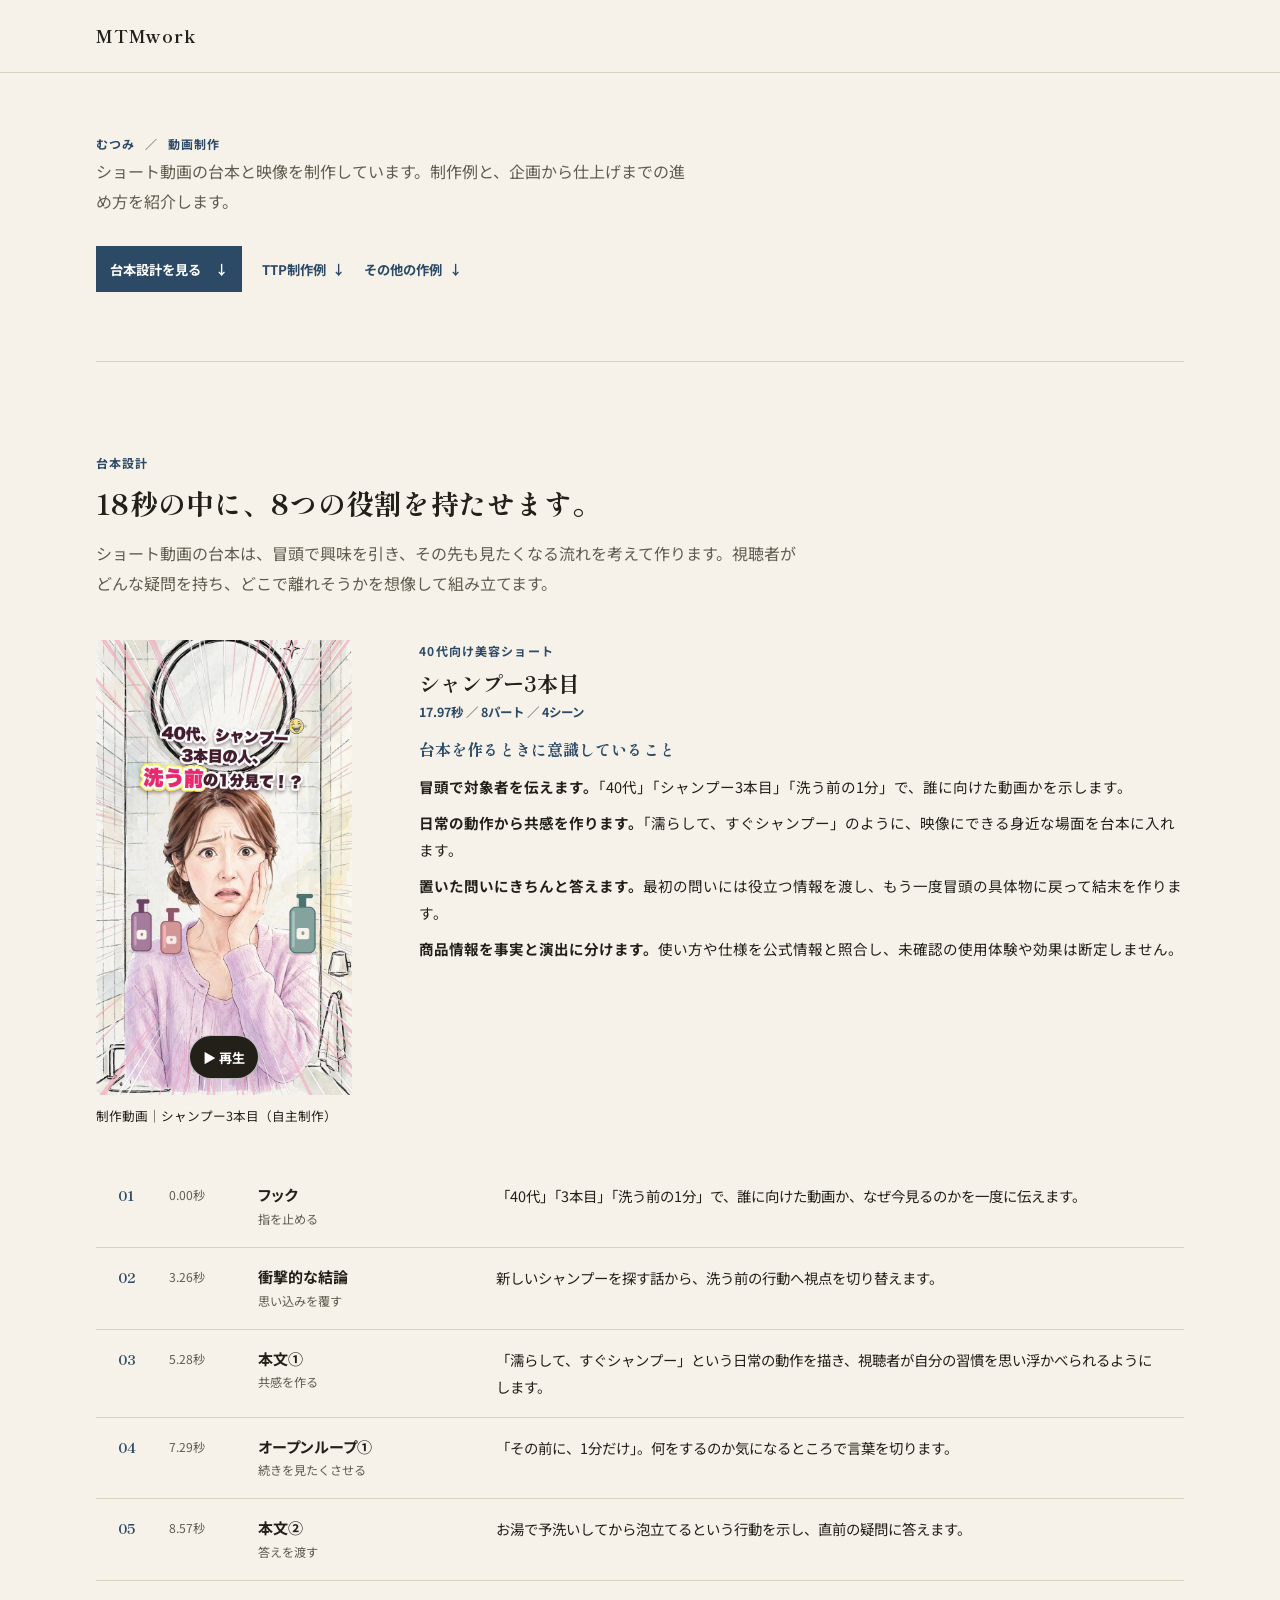
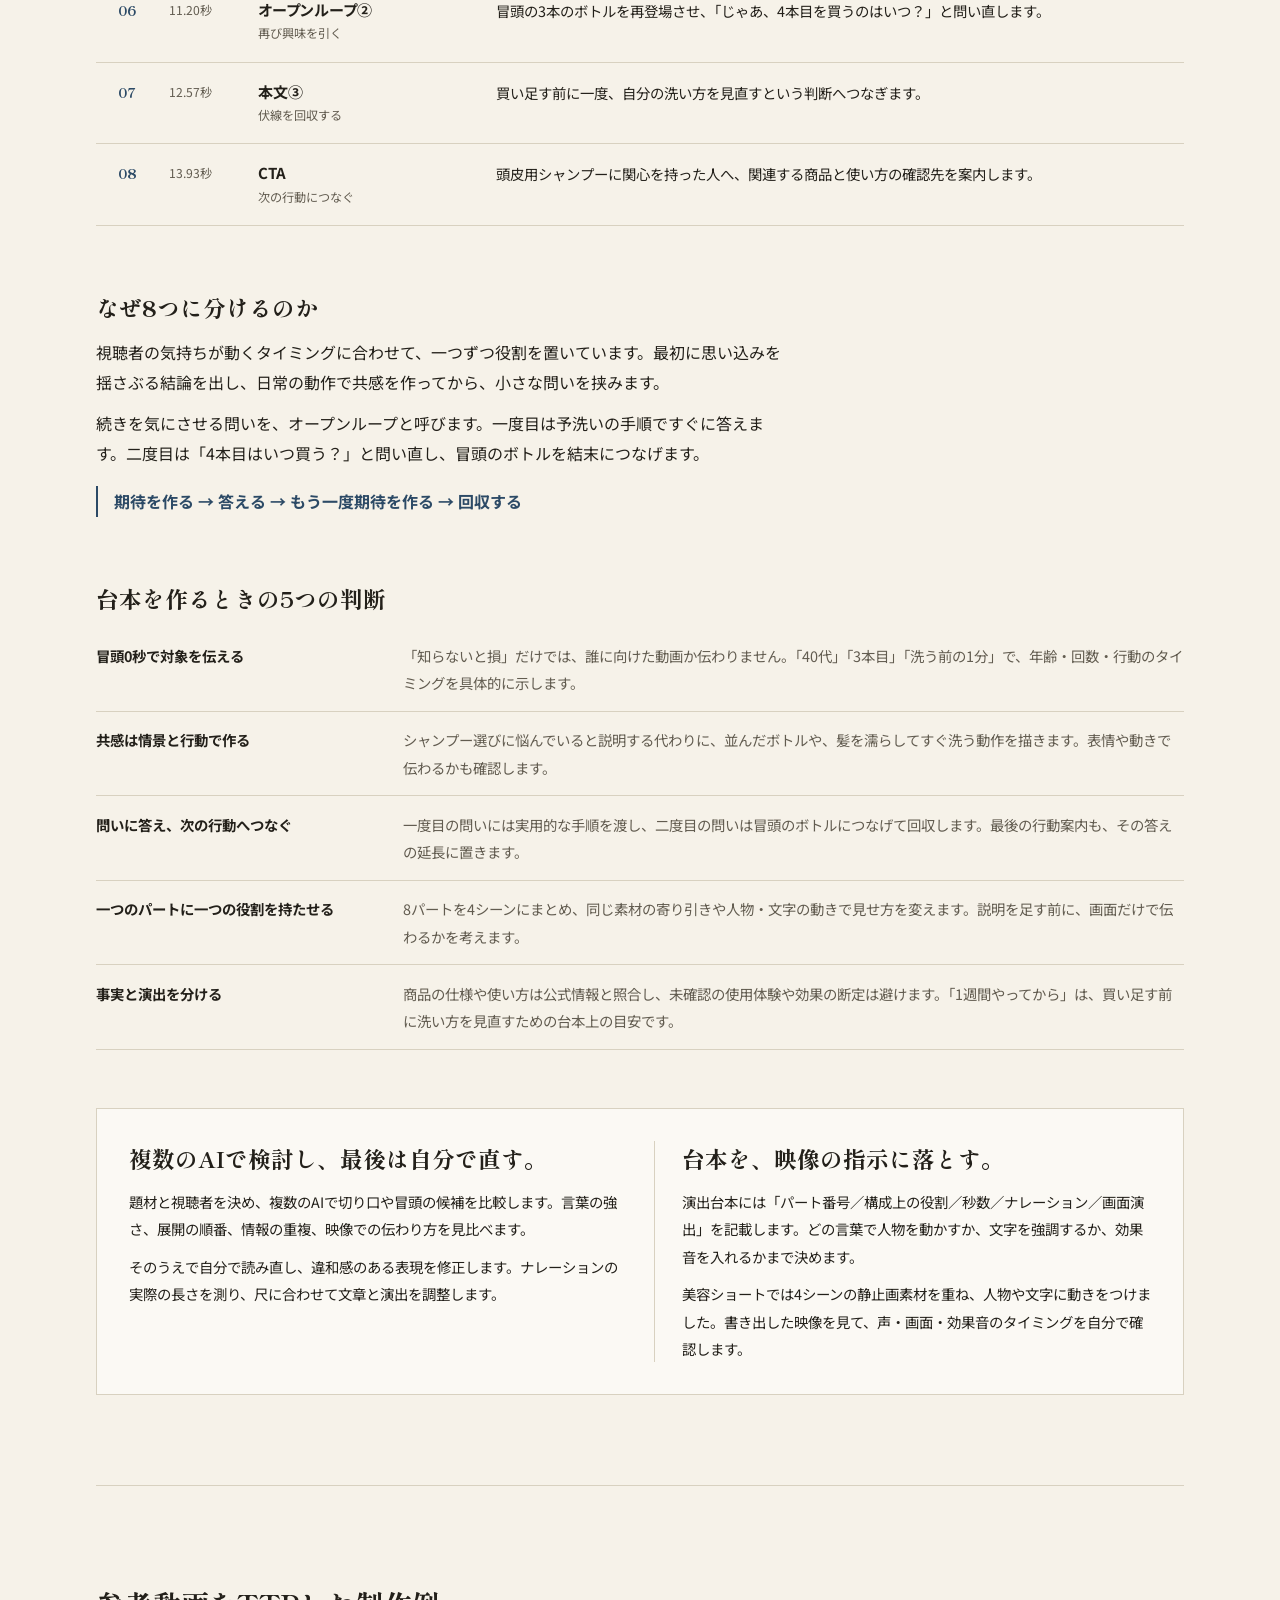
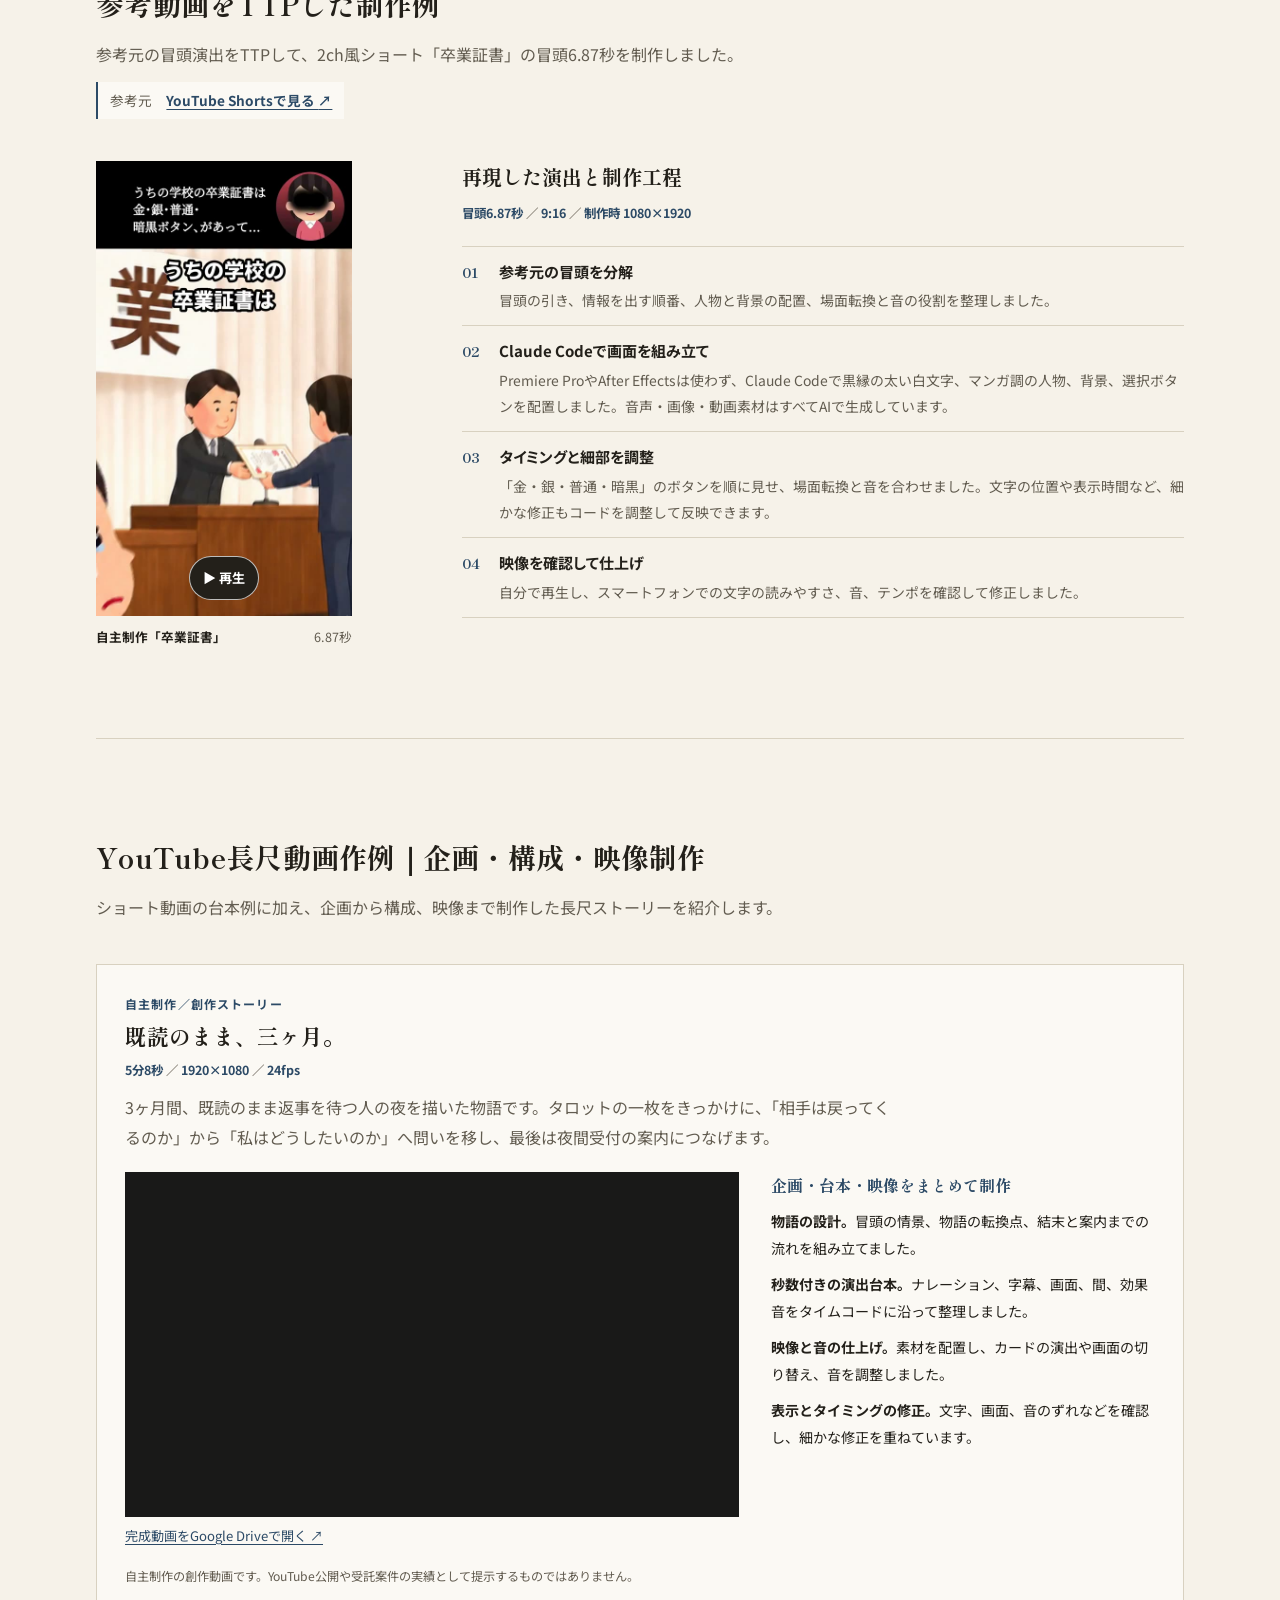
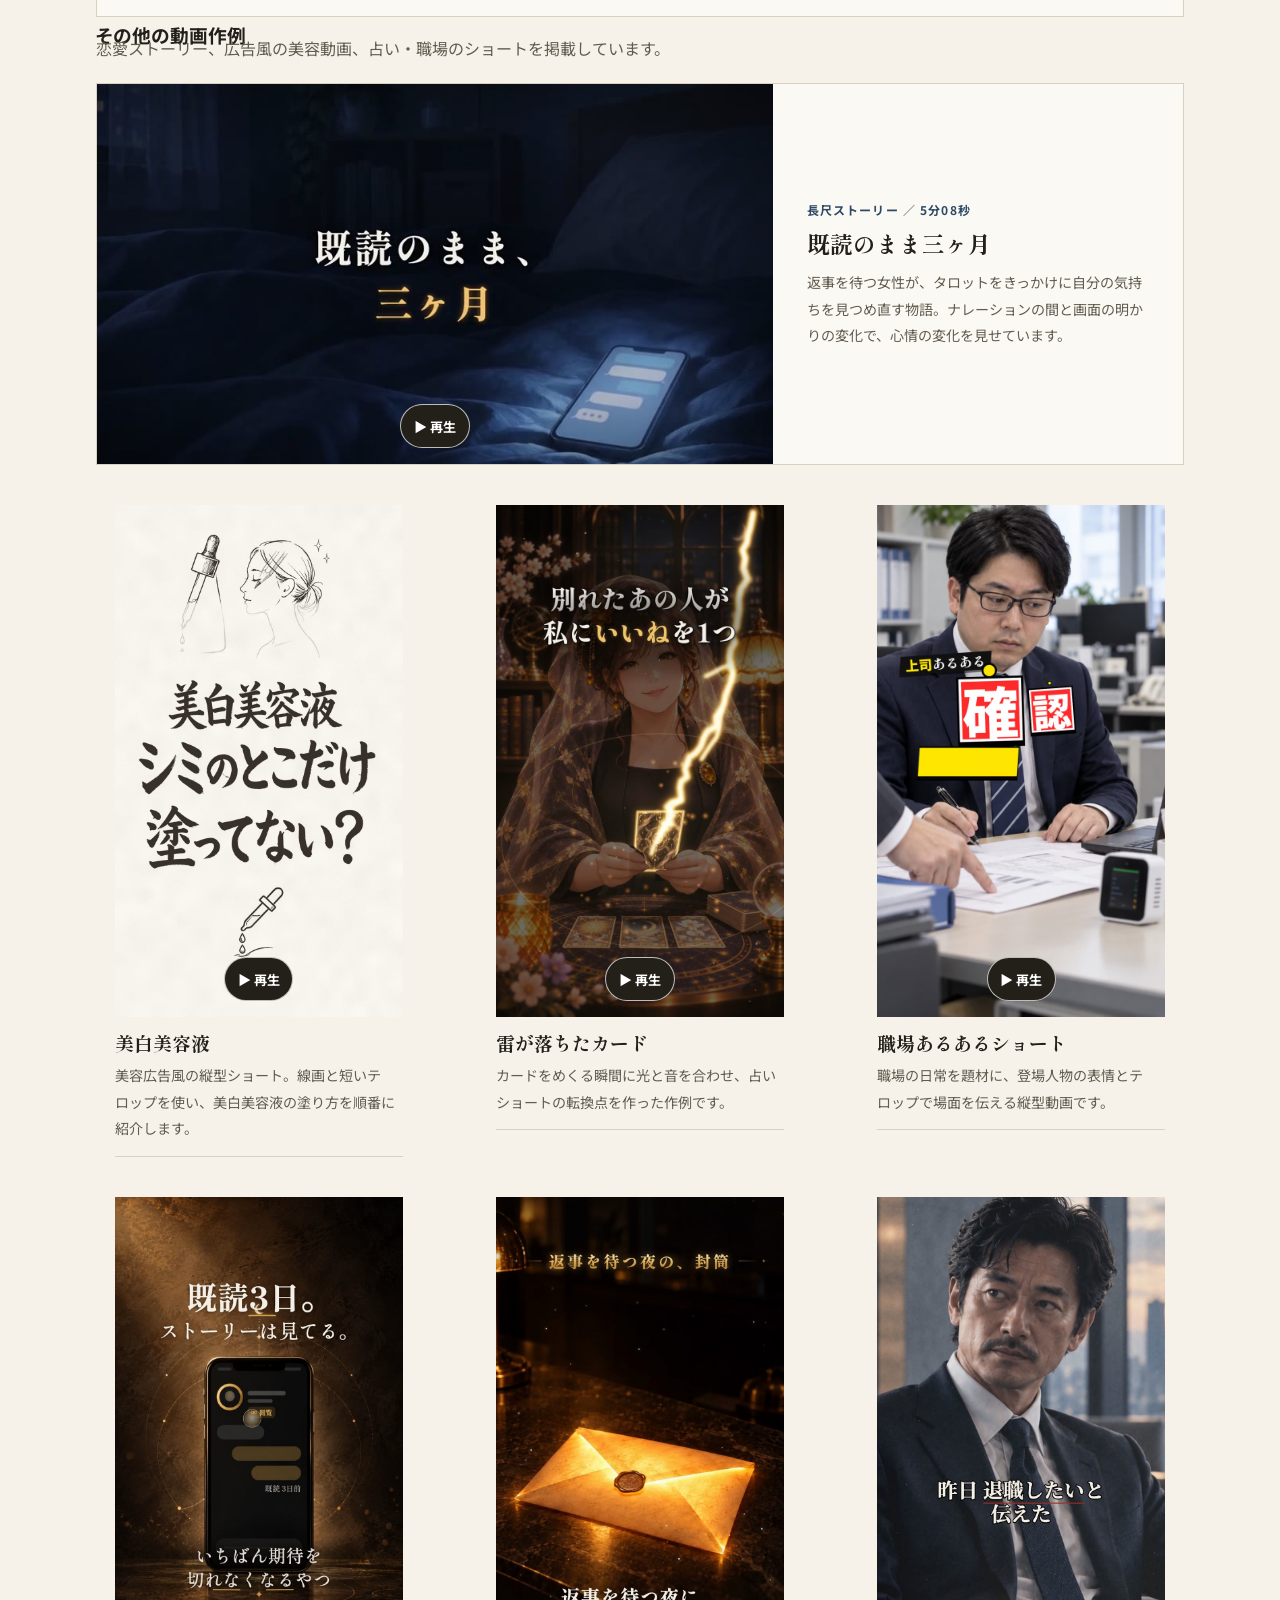
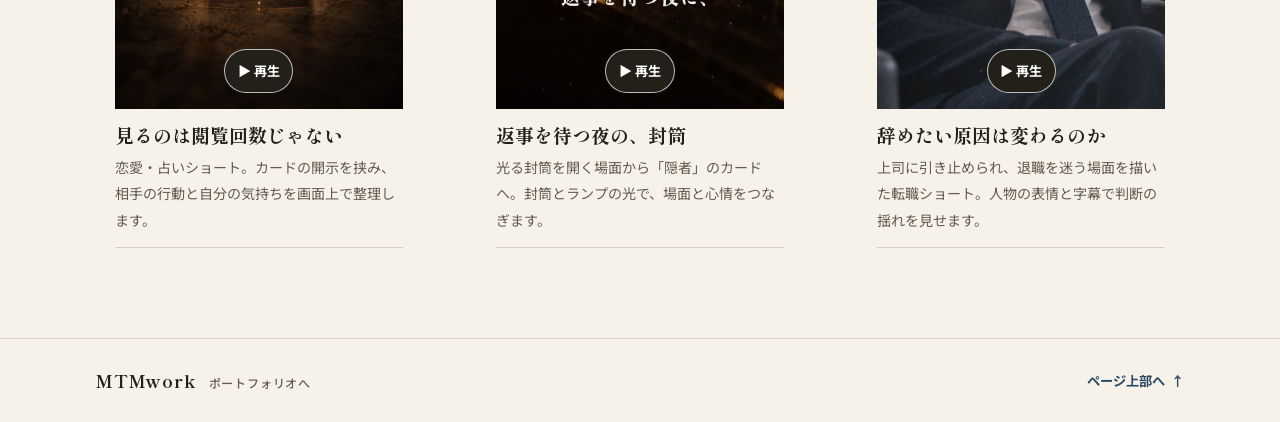
<file: application/index.html>
<!doctype html>
<html lang="ja">
<head>
  <meta charset="utf-8" />
  <meta name="viewport" content="width=device-width, initial-scale=1" />
  <meta name="robots" content="noindex" />
  <meta name="description" content="MTMworkの動画制作ポートフォリオ。ショート動画の台本設計と、参考動画の冒頭演出を再現したTTP作例を紹介します。" />
  <title>動画制作ポートフォリオ｜むつみ・MTMwork</title>
  <link rel="icon" href="data:," />
  <link rel="preconnect" href="https://fonts.googleapis.com" />
  <link rel="preconnect" href="https://fonts.gstatic.com" crossorigin />
  <link href="https://fonts.googleapis.com/css2?family=Noto+Sans+JP:wght@400;500;700&family=Shippori+Mincho+B1:wght@500;700&display=swap" rel="stylesheet" />
  <link rel="stylesheet" href="application.css" />
  <script src="application.js" defer></script>
</head>
<body>
  <a class="skip-link" href="#main">本文へ</a>
  <header class="site-header" id="top">
    <div class="shell header-inner">
      <a class="brand" href="../" aria-label="MTMworkのポートフォリオへ">MTMwork</a>
    </div>
  </header>

  <main id="main" class="shell">
    <section class="hero" aria-label="むつみの動画制作">
      <div class="hero-copy">
        <p class="author">むつみ <span>／</span> 動画制作</p>
        <p class="hero-lead">ショート動画の台本と映像を制作しています。制作例と、企画から仕上げまでの進め方を紹介します。</p>
        <nav class="page-nav" aria-label="このページの内容">
          <a class="primary-link" href="#script">台本設計を見る <span aria-hidden="true">↓</span></a>
          <a class="text-link" href="#production">TTP制作例 <span aria-hidden="true">↓</span></a>
          <a class="text-link" href="#samples">その他の作例 <span aria-hidden="true">↓</span></a>
        </nav>
      </div>

    </section>

    <section class="case" id="script" aria-labelledby="script-title">
      <header class="section-head">
        <p class="eyebrow">台本設計</p>
        <h2 id="script-title">18秒の中に、8つの役割を持たせます。</h2>
        <p class="section-intro">ショート動画の台本は、冒頭で興味を引き、その先も見たくなる流れを考えて作ります。視聴者がどんな疑問を持ち、どこで離れそうかを想像して組み立てます。</p>
      </header>

      <div class="script-showcase">
        <figure class="script-video">
          <video class="player portrait" src="../assets/mtmwork-assets/short-3.mp4" poster="../assets/mtmwork-assets/img-6.jpg" controls playsinline preload="none" aria-label="40代向け美容ショート「シャンプー3本目」"></video>
          <figcaption>制作動画｜シャンプー3本目（自主制作）</figcaption>
        </figure>
        <div class="script-notes">
          <p class="eyebrow">40代向け美容ショート</p>
          <h3>シャンプー3本目</h3>
          <p class="metrics">17.97秒 <span>／</span> 8パート <span>／</span> 4シーン</p>
          <h4>台本を作るときに意識していること</h4>
          <p><strong>冒頭で対象者を伝えます。</strong>「40代」「シャンプー3本目」「洗う前の1分」で、誰に向けた動画かを示します。</p>
          <p><strong>日常の動作から共感を作ります。</strong>「濡らして、すぐシャンプー」のように、映像にできる身近な場面を台本に入れます。</p>
          <p><strong>置いた問いにきちんと答えます。</strong>最初の問いには役立つ情報を渡し、もう一度冒頭の具体物に戻って結末を作ります。</p>
          <p><strong>商品情報を事実と演出に分けます。</strong>使い方や仕様を公式情報と照合し、未確認の使用体験や効果は断定しません。</p>
        </div>
      </div>

      <ol class="beats" role="list" aria-label="シャンプー3本目の8パート">
        <li>
          <span class="beat-time">0.00秒</span>
          <div><h4>フック</h4><p>指を止める</p></div>
          <p>「40代」「3本目」「洗う前の1分」で、誰に向けた動画か、なぜ今見るのかを一度に伝えます。</p>
        </li>
        <li>
          <span class="beat-time">3.26秒</span>
          <div><h4>衝撃的な結論</h4><p>思い込みを覆す</p></div>
          <p>新しいシャンプーを探す話から、洗う前の行動へ視点を切り替えます。</p>
        </li>
        <li>
          <span class="beat-time">5.28秒</span>
          <div><h4>本文①</h4><p>共感を作る</p></div>
          <p>「濡らして、すぐシャンプー」という日常の動作を描き、視聴者が自分の習慣を思い浮かべられるようにします。</p>
        </li>
        <li>
          <span class="beat-time">7.29秒</span>
          <div><h4>オープンループ①</h4><p>続きを見たくさせる</p></div>
          <p>「その前に、1分だけ」。何をするのか気になるところで言葉を切ります。</p>
        </li>
        <li>
          <span class="beat-time">8.57秒</span>
          <div><h4>本文②</h4><p>答えを渡す</p></div>
          <p>お湯で予洗いしてから泡立てるという行動を示し、直前の疑問に答えます。</p>
        </li>
        <li>
          <span class="beat-time">11.20秒</span>
          <div><h4>オープンループ②</h4><p>再び興味を引く</p></div>
          <p>冒頭の3本のボトルを再登場させ、「じゃあ、4本目を買うのはいつ？」と問い直します。</p>
        </li>
        <li>
          <span class="beat-time">12.57秒</span>
          <div><h4>本文③</h4><p>伏線を回収する</p></div>
          <p>買い足す前に一度、自分の洗い方を見直すという判断へつなぎます。</p>
        </li>
        <li>
          <span class="beat-time">13.93秒</span>
          <div><h4>CTA</h4><p>次の行動につなぐ</p></div>
          <p>頭皮用シャンプーに関心を持った人へ、関連する商品と使い方の確認先を案内します。</p>
        </li>
      </ol>

      <div class="article-copy">
        <h3>なぜ8つに分けるのか</h3>
        <p>視聴者の気持ちが動くタイミングに合わせて、一つずつ役割を置いています。最初に思い込みを揺さぶる結論を出し、日常の動作で共感を作ってから、小さな問いを挟みます。</p>
        <p>続きを気にさせる問いを、オープンループと呼びます。一度目は予洗いの手順ですぐに答えます。二度目は「4本目はいつ買う？」と問い直し、冒頭のボトルを結末につなげます。</p>
        <p class="flow">期待を作る → 答える → もう一度期待を作る → 回収する</p>
      </div>

      <div class="article-copy">
        <h3>台本を作るときの5つの判断</h3>
        <dl class="principles">
          <div><dt>冒頭0秒で対象を伝える</dt><dd>「知らないと損」だけでは、誰に向けた動画か伝わりません。「40代」「3本目」「洗う前の1分」で、年齢・回数・行動のタイミングを具体的に示します。</dd></div>
          <div><dt>共感は情景と行動で作る</dt><dd>シャンプー選びに悩んでいると説明する代わりに、並んだボトルや、髪を濡らしてすぐ洗う動作を描きます。表情や動きで伝わるかも確認します。</dd></div>
          <div><dt>問いに答え、次の行動へつなぐ</dt><dd>一度目の問いには実用的な手順を渡し、二度目の問いは冒頭のボトルにつなげて回収します。最後の行動案内も、その答えの延長に置きます。</dd></div>
          <div><dt>一つのパートに一つの役割を持たせる</dt><dd>8パートを4シーンにまとめ、同じ素材の寄り引きや人物・文字の動きで見せ方を変えます。説明を足す前に、画面だけで伝わるかを考えます。</dd></div>
          <div><dt>事実と演出を分ける</dt><dd>商品の仕様や使い方は公式情報と照合し、未確認の使用体験や効果の断定は避けます。「1週間やってから」は、買い足す前に洗い方を見直すための台本上の目安です。</dd></div>
        </dl>
      </div>

      <div class="process-panel">
        <article>
          <h3>複数のAIで検討し、最後は自分で直す。</h3>
          <p>題材と視聴者を決め、複数のAIで切り口や冒頭の候補を比較します。言葉の強さ、展開の順番、情報の重複、映像での伝わり方を見比べます。</p>
          <p>そのうえで自分で読み直し、違和感のある表現を修正します。ナレーションの実際の長さを測り、尺に合わせて文章と演出を調整します。</p>
        </article>
        <article>
          <h3>台本を、映像の指示に落とす。</h3>
          <p>演出台本には「パート番号／構成上の役割／秒数／ナレーション／画面演出」を記載します。どの言葉で人物を動かすか、文字を強調するか、効果音を入れるかまで決めます。</p>
          <p>美容ショートでは4シーンの静止画素材を重ね、人物や文字に動きをつけました。書き出した映像を見て、声・画面・効果音のタイミングを自分で確認します。</p>
        </article>
      </div>
    </section>

    <section class="case" id="production" aria-labelledby="production-title">
      <header class="section-head production-head">
        <h2 id="production-title">参考動画をTTPした制作例</h2>
        <p class="section-intro">参考元の冒頭演出をTTPして、2ch風ショート「卒業証書」の冒頭6.87秒を制作しました。</p>
        <p class="production-source">
          <span>参考元</span>
          <a href="https://www.youtube.com/shorts/P8z-8GQ-9P4" target="_blank" rel="noopener noreferrer">YouTube Shortsで見る <span aria-hidden="true">↗</span></a>
        </p>
      </header>

      <div class="production-layout">
        <figure class="production-work">
          <video class="player portrait" src="../assets/application/graduation.mp4" poster="../assets/application/graduation.jpg" controls playsinline preload="none" aria-label="2ch風ショート「卒業証書」"></video>
          <figcaption><strong>自主制作「卒業証書」</strong><span>6.87秒</span></figcaption>
        </figure>

        <div class="production-copy">
          <h3>再現した演出と制作工程</h3>
          <p class="metrics">冒頭6.87秒 <span>／</span> 9:16 <span>／</span> 制作時 1080×1920</p>

          <ol class="steps" role="list">
            <li><h4>参考元の冒頭を分解</h4><p>冒頭の引き、情報を出す順番、人物と背景の配置、場面転換と音の役割を整理しました。</p></li>
            <li><h4>Claude Codeで画面を組み立て</h4><p>Premiere ProやAfter Effectsは使わず、Claude Codeで黒縁の太い白文字、マンガ調の人物、背景、選択ボタンを配置しました。音声・画像・動画素材はすべてAIで生成しています。</p></li>
            <li><h4>タイミングと細部を調整</h4><p>「金・銀・普通・暗黒」のボタンを順に見せ、場面転換と音を合わせました。文字の位置や表示時間など、細かな修正もコードを調整して反映できます。</p></li>
            <li><h4>映像を確認して仕上げ</h4><p>自分で再生し、スマートフォンでの文字の読みやすさ、音、テンポを確認して修正しました。</p></li>
          </ol>
        </div>
      </div>
    </section>

    <section class="case" id="samples" aria-labelledby="samples-title">
      <header class="section-head">
        <h2 id="samples-title">YouTube長尺動画作例｜企画・構成・映像制作</h2>
        <p class="section-intro">ショート動画の台本例に加え、企画から構成、映像まで制作した長尺ストーリーを紹介します。</p>
      </header>

      <article class="long-film" aria-labelledby="long-film-title">
        <p class="eyebrow">自主制作／創作ストーリー</p>
        <h3 id="long-film-title">既読のまま、三ヶ月。</h3>
        <p class="metrics">5分8秒 <span>／</span> 1920×1080 <span>／</span> 24fps</p>
        <p class="long-film-intro">3ヶ月間、既読のまま返事を待つ人の夜を描いた物語です。タロットの一枚をきっかけに、「相手は戻ってくるのか」から「私はどうしたいのか」へ問いを移し、最後は夜間受付の案内につなげます。</p>
        <div class="long-film-layout">
          <div>
            <div class="long-film-frame">
              <iframe src="https://drive.google.com/file/d/1SzRecxo6ZHmowUQtJk7WpcKipqI3Shd-/preview" title="YouTube長尺動画作例「既読のまま、三ヶ月。」" loading="lazy" allow="autoplay; fullscreen" allowfullscreen></iframe>
            </div>
            <p class="long-film-link"><a href="https://drive.google.com/file/d/1SzRecxo6ZHmowUQtJk7WpcKipqI3Shd-/view" target="_blank" rel="noopener noreferrer">完成動画をGoogle Driveで開く ↗</a></p>
          </div>
          <div class="long-film-notes">
            <h4>企画・台本・映像をまとめて制作</h4>
            <p><strong>物語の設計。</strong>冒頭の情景、物語の転換点、結末と案内までの流れを組み立てました。</p>
            <p><strong>秒数付きの演出台本。</strong>ナレーション、字幕、画面、間、効果音をタイムコードに沿って整理しました。</p>
            <p><strong>映像と音の仕上げ。</strong>素材を配置し、カードの演出や画面の切り替え、音を調整しました。</p>
            <p><strong>表示とタイミングの修正。</strong>文字、画面、音のずれなどを確認し、細かな修正を重ねています。</p>
          </div>
        </div>
        <p class="sample-note">自主制作の創作動画です。YouTube公開や受託案件の実績として提示するものではありません。</p>
      </article>

      <h3 class="sub-head">その他の動画作例</h3>
      <p class="section-intro sample-intro">恋愛ストーリー、広告風の美容動画、占い・職場のショートを掲載しています。</p>
      <figure class="long-work">
        <video class="player landscape" src="../assets/application/romance.mp4" poster="../assets/application/romance.jpg" controls playsinline preload="none" aria-label="恋愛ストーリー「既読のまま三ヶ月」"></video>
        <figcaption>
          <p class="eyebrow">長尺ストーリー <span>／</span> 5分08秒</p>
          <h3>既読のまま三ヶ月</h3>
          <p>返事を待つ女性が、タロットをきっかけに自分の気持ちを見つめ直す物語。ナレーションの間と画面の明かりの変化で、心情の変化を見せています。</p>
        </figcaption>
      </figure>

      <div class="sample-grid">
        <figure class="sample">
          <video class="player portrait" src="../assets/application/serum.mp4" poster="../assets/application/serum.jpg" controls playsinline preload="none" aria-label="美容広告風ショート「美白美容液」"></video>
          <figcaption><h3>美白美容液</h3><p>美容広告風の縦型ショート。線画と短いテロップを使い、美白美容液の塗り方を順番に紹介します。</p></figcaption>
        </figure>
        <figure class="sample">
          <video class="player portrait" src="../assets/mtmwork-assets/short-2.mp4" poster="../assets/mtmwork-assets/img-5.jpg" controls playsinline preload="none" aria-label="占いショート「雷が落ちたカード」"></video>
          <figcaption><h3>雷が落ちたカード</h3><p>カードをめくる瞬間に光と音を合わせ、占いショートの転換点を作った作例です。</p></figcaption>
        </figure>
        <figure class="sample">
          <video class="player portrait" src="../assets/mtmwork-assets/short-1.mp4" poster="../assets/mtmwork-assets/img-4.jpg" controls playsinline preload="none" aria-label="職場あるあるショート"></video>
          <figcaption><h3>職場あるあるショート</h3><p>職場の日常を題材に、登場人物の表情とテロップで場面を伝える縦型動画です。</p></figcaption>
        </figure>
        <figure class="sample">
          <video class="player portrait" src="../assets/application/reference-01.mp4" poster="../assets/application/reference-01.jpg" controls playsinline preload="none" aria-label="恋愛・占いショート「見るのは閲覧回数じゃない」"></video>
          <figcaption><h3>見るのは閲覧回数じゃない</h3><p>恋愛・占いショート。カードの開示を挟み、相手の行動と自分の気持ちを画面上で整理します。</p></figcaption>
        </figure>
        <figure class="sample">
          <video class="player portrait" src="../assets/application/reference-02.mp4" poster="../assets/application/reference-02.jpg" controls playsinline preload="none" aria-label="恋愛・占いショート「返事を待つ夜の、封筒」"></video>
          <figcaption><h3>返事を待つ夜の、封筒</h3><p>光る封筒を開く場面から「隠者」のカードへ。封筒とランプの光で、場面と心情をつなぎます。</p></figcaption>
        </figure>
        <figure class="sample">
          <video class="player portrait" src="../assets/application/natsume.mp4" poster="../assets/application/natsume.jpg" controls playsinline preload="none" aria-label="転職ショート「辞めたい原因は変わるのか」"></video>
          <figcaption><h3>辞めたい原因は変わるのか</h3><p>上司に引き止められ、退職を迷う場面を描いた転職ショート。人物の表情と字幕で判断の揺れを見せます。</p></figcaption>
        </figure>
      </div>
    </section>
  </main>

  <footer class="site-footer">
    <div class="shell footer-inner">
      <a class="brand" href="../">MTMwork <span class="brand-caption">ポートフォリオへ</span></a>
      <a class="text-link" href="#top">ページ上部へ <span aria-hidden="true">↑</span></a>
    </div>
  </footer>
</body>
</html>
</file>
<file: application/application.css>
:root {
  color-scheme: light;
  --paper: #f6f2e9;
  --surface: #fbf9f4;
  --ink: #23201a;
  --muted: #625c50;
  --accent: #2c4a66;
  --line: #d8d1c0;
  --serif: "Shippori Mincho B1", "Noto Serif JP", "Hiragino Mincho ProN", "Yu Mincho", serif;
  --sans: "Noto Sans JP", "Hiragino Kaku Gothic ProN", "Yu Gothic", sans-serif;
}

* { box-sizing: border-box; }
html { scroll-behavior: smooth; }
body {
  margin: 0;
  background: var(--paper);
  color: var(--ink);
  font: 400 1rem/1.9 var(--sans);
  -webkit-font-smoothing: antialiased;
}
p, h1, h2, h3, h4, figure, dl, dd { margin: 0; }
h1, h2, h3, h4 { font-feature-settings: "palt"; }
p, h2, h3 { line-break: strict; overflow-wrap: anywhere; }
h1, h2 { text-wrap: balance; }
strong { font-weight: 700; }
a { color: var(--accent); text-underline-offset: 0.25em; }
a:hover { text-decoration-thickness: 2px; }
a:focus-visible, button:focus-visible, video:focus-visible { outline: 2px solid var(--accent); outline-offset: 4px; }
[hidden] { display: none !important; }

.shell { width: min(68rem, calc(100% - 5rem)); margin-inline: auto; }
.site-header { border-bottom: 1px solid var(--line); }
.header-inner, .footer-inner {
  display: flex;
  justify-content: space-between;
  align-items: center;
  gap: 1rem;
  min-height: 4.5rem;
}
.brand {
  color: var(--ink);
  font: 700 1.12rem/1.3 var(--serif);
  letter-spacing: 0.045em;
  text-decoration: none;
}
.brand-caption { margin-left: 0.45rem; color: var(--muted); font: 500 0.75rem/1.6 var(--sans); }
.skip-link { position: absolute; top: 0; left: 1rem; z-index: 1; padding: 0.6rem 1rem; background: var(--surface); transform: translateY(-140%); }
.skip-link:focus { transform: translateY(0); }

.hero {
  display: grid;
  grid-template-columns: minmax(0, 1.5fr) minmax(15rem, 1fr);
  align-items: center;
  gap: clamp(2rem, 7vw, 6.25rem);
  padding-block: 3.75rem 4.3rem;
}
.author, .eyebrow {
  color: var(--accent);
  font-size: 0.75rem;
  font-weight: 700;
  letter-spacing: 0.095em;
}
.author { display: flex; align-items: center; gap: 0.6rem; }
.author span, .metrics span, .eyebrow span { color: var(--muted); }
.hero-lead, .section-intro { color: var(--muted); max-width: 40em; }
.hero-lead { max-width: 42em; }
.page-nav { display: flex; align-items: center; flex-wrap: wrap; gap: 0.65rem 1.2rem; margin-top: 1.85rem; }
.primary-link, .text-link { font-size: 0.83rem; font-weight: 700; }
.primary-link {
  display: inline-flex;
  align-items: center;
  gap: 0.85rem;
  background: var(--accent);
  color: white;
  padding: 0.65rem 0.9rem;
  text-decoration: none;
}
.primary-link:hover { background: #1d3650; }
.text-link {
  display: inline-flex;
  align-items: center;
  gap: 0.4rem;
  min-height: 2.75rem;
  text-decoration: none;
}
.text-link:hover { text-decoration: underline; }

.player {
  display: block;
  width: 100%;
  height: auto;
  background: #1c1a16;
  object-fit: contain;
}
.portrait { aspect-ratio: 9 / 16; }
.landscape { aspect-ratio: 16 / 9; }
.media-slot { position: relative; display: grid; min-width: 0; }
.media-slot > .player, .media-start { grid-area: 1 / 1; }
.media-start {
  justify-self: center;
  align-self: end;
  margin-bottom: 1rem;
  min-height: 2.75rem;
  padding-inline: 0.8rem;
  border: 1px solid rgb(255 255 255 / 70%);
  border-radius: 2rem;
  background: #23201a;
  color: white;
  font: 700 0.82rem/1.3 var(--sans);
  white-space: nowrap;
  cursor: pointer;
}
.media-start:hover { background: var(--accent); }
.media-start[aria-disabled="true"] { cursor: progress; }
.media-status {
  position: absolute;
  width: 1px;
  height: 1px;
  overflow: hidden;
  clip-path: inset(50%);
}
.media-status.is-visible {
  position: static;
  width: auto;
  height: auto;
  clip-path: none;
  margin-top: 0.4rem;
  font-size: 0.8rem;
}
.script-video { width: min(100%, 16rem); margin: 0; }
.script-video figcaption, .production-work figcaption {
  display: flex;
  align-items: baseline;
  justify-content: space-between;
  gap: 0.6rem;
  margin-top: 0.55rem;
  font-size: 0.79rem;
}
.production-work figcaption span { color: var(--muted); white-space: nowrap; }
.media-error {
  margin-top: 0.5rem;
  padding: 0.5rem 0.7rem;
  background: var(--surface);
  border: 1px solid var(--line);
  font-size: 0.8rem;
}

.case {
  border-top: 1px solid var(--line);
  padding-block: clamp(3.25rem, 8vw, 5.6rem);
  scroll-margin-top: 1rem;
}
.section-head { margin-bottom: clamp(1.8rem, 4vw, 2.6rem); }
.section-head h2 {
  max-width: 23em;
  margin-block: 0.45rem 0.8rem;
  font: 700 clamp(1.35rem, 2.25vw, 1.75rem)/1.55 var(--serif);
  letter-spacing: 0.01em;
}
.section-intro { max-width: 44em; }
.article-copy h3, .process-panel h3, .long-work h3 {
  font: 700 clamp(1.18rem, 2vw, 1.42rem)/1.6 var(--serif);
}
.metrics { color: var(--accent); font-size: 0.78rem; font-weight: 700; font-variant-numeric: tabular-nums; }

.script-showcase {
  display: grid;
  grid-template-columns: minmax(10rem, 0.72fr) minmax(0, 2fr);
  align-items: start;
  gap: clamp(1.5rem, 4vw, 3rem);
  margin-block: 1.5rem 2.4rem;
}
.script-notes h3 { margin-top: 0.25rem; font: 700 1.32rem/1.6 var(--serif); }
.script-notes h4 { margin-block: 0.8rem 0.65rem; color: var(--accent); font: 700 1rem/1.6 var(--serif); }
.script-notes p:not(.eyebrow, .metrics) { margin-top: 0.48rem; font-size: 0.91rem; }

.beats { list-style: none; counter-reset: beat; margin: 0; padding: 0; }
.beats li {
  display: grid;
  grid-template-columns: 2.2rem 4.6rem minmax(9.9rem, 1fr) minmax(0, 3fr);
  align-items: start;
  gap: 0.55rem 1rem;
  padding: 1rem 1.35rem;
  border-bottom: 1px solid var(--line);
  counter-increment: beat;
}
.beats li::before, .steps li::before {
  color: var(--accent);
  font: 700 0.92rem/1.8 var(--serif);
  font-variant-numeric: tabular-nums;
}
.beats li::before { content: counter(beat, decimal-leading-zero); }
.beat-time { color: var(--muted); font-size: 0.76rem; line-height: 2.15; font-variant-numeric: tabular-nums; }
.beats h4, .steps h4 { font-size: 0.94rem; line-height: 1.7; }
.beats li div p { color: var(--muted); font-size: 0.76rem; }
.beats li > p { font-size: 0.9rem; }

.article-copy { margin-top: clamp(2.5rem, 6vw, 4rem); }
.article-copy > p { max-width: 43em; margin-top: 0.65rem; }
.article-copy .flow { padding-left: 1rem; border-left: 2px solid var(--accent); color: var(--accent); font-weight: 700; margin-top: 1.1rem; }
.principles { margin-top: 0.65rem; }
.principles > div {
  display: grid;
  grid-template-columns: minmax(12rem, 0.95fr) minmax(0, 2.6fr);
  gap: 0.35rem 1.35rem;
  border-bottom: 1px solid var(--line);
  padding-block: 0.9rem;
  font-size: 0.9rem;
}
.principles dt { font-weight: 700; }
.principles dd { color: var(--muted); }
.process-panel {
  display: grid;
  grid-template-columns: repeat(2, minmax(0, 1fr));
  gap: 1.7rem;
  background: var(--surface);
  border: 1px solid var(--line);
  margin-top: clamp(2.35rem, 6vw, 3.65rem);
  padding: clamp(1rem, 4vw, 2rem);
}
.process-panel article + article { padding-left: 1.7rem; border-left: 1px solid var(--line); }
.process-panel p, .production-copy > p { margin-top: 0.65rem; }
.process-panel p { font-size: 0.9rem; }

.production-head h2 { font-size: clamp(1.3rem, 2.6vw, 1.75rem); }
.production-source {
  display: inline-flex;
  flex-wrap: wrap;
  align-items: center;
  gap: 0.2rem 0.9rem;
  margin-top: 0.8rem;
  padding: 0.35rem 0.75rem;
  border-left: 2px solid var(--accent);
  background: var(--surface);
  color: var(--muted);
  font-size: 0.85rem;
}
.production-source a { font-weight: 700; }
.production-layout {
  display: grid;
  grid-template-columns: minmax(11rem, 0.9fr) minmax(0, 2.15fr);
  gap: clamp(1.75rem, 6vw, 4rem);
  align-items: start;
}
.production-work { width: min(100%, 16rem); }
.production-copy h3 { font: 700 1.25rem/1.55 var(--serif); }
.steps { list-style: none; counter-reset: step; margin: 1.25rem 0 0; padding: 0; border-top: 1px solid var(--line); }
.steps li {
  position: relative;
  counter-increment: step;
  padding: 0.73rem 0 0.73rem 2.3rem;
  border-bottom: 1px solid var(--line);
}
.steps li::before { content: counter(step, decimal-leading-zero); position: absolute; top: 0.73rem; left: 0; }
.steps p { color: var(--muted); font-size: 0.87rem; margin-top: 0.2rem; }

.long-film {
  border: 1px solid var(--line);
  padding: clamp(1rem, 3vw, 1.75rem);
  background: var(--surface);
}
.long-film > h3 { margin-block: 0.2rem 0.3rem; font: 700 1.35rem/1.6 var(--serif); }
.long-film-intro { max-width: 48em; margin-top: 0.6rem; color: var(--muted); }
.long-film-layout {
  display: grid;
  grid-template-columns: minmax(0, 1.6fr) minmax(0, 1fr);
  gap: clamp(1rem, 3vw, 2rem);
  align-items: start;
  margin-top: 1.2rem;
}
.long-film-frame {
  width: 100%;
  aspect-ratio: 16 / 9;
  background: #191918;
}
.long-film-frame iframe { display: block; width: 100%; height: 100%; border: 0; }
.long-film-link { margin-top: 0.4rem; font-size: 0.82rem; }
.long-film-notes h4 { color: var(--accent); font: 700 1rem/1.65 var(--serif); }
.long-film-notes p { margin-top: 0.6rem; font-size: 0.88rem; }
.long-film-notes strong { color: var(--ink); }
.long-film .sample-note { margin-top: 1rem; color: var(--muted); font-size: 0.76rem; }
.sample-intro { margin-top: -1.2rem; margin-bottom: 1.2rem; }
.long-work {
  display: grid;
  grid-template-columns: minmax(0, 1.65fr) minmax(0, 1fr);
  align-items: center;
  background: var(--surface);
  border: 1px solid var(--line);
}
.long-work figcaption { padding: clamp(1rem, 3.8vw, 2.1rem); }
.long-work h3 { margin-block: 0.28rem 0.42rem; }
.long-work figcaption p:last-child, .sample figcaption p { color: var(--muted); font-size: 0.88rem; }
.sample-grid {
  display: grid;
  grid-template-columns: repeat(3, minmax(0, 1fr));
  gap: 2.5rem clamp(1rem, 5vw, 3.5rem);
  margin-top: 2.5rem;
}
.sample { max-width: 18rem; width: 100%; justify-self: center; }
.sample figcaption { border-bottom: 1px solid var(--line); padding: 0.7rem 0 0.85rem; }
.sample h3 { font: 700 1.18rem/1.6 var(--serif); }
.sample figcaption p { margin-top: 0.22rem; }

.site-footer { border-top: 1px solid var(--line); }
.footer-inner { min-height: 5.2rem; }

@media (max-width: 53rem) {
  .shell { width: calc(100% - 3rem); }
  .hero { gap: 2.25rem; }
  .sample-grid { gap: 2rem 1.35rem; }
}

@media (max-width: 39rem) {
  .shell { width: calc(100% - 2.25rem); }
  .header-inner { min-height: 3.6rem; }
  .hero, .production-layout, .long-work, .process-panel, .long-film-layout { grid-template-columns: minmax(0, 1fr); }
  .hero { padding-block: 2.35rem 3rem; gap: 1.55rem; }
  .page-nav { gap: 0.4rem 0.85rem; margin-top: 1.25rem; }
  .page-nav a { font-size: 0.77rem; }
  .script-showcase { grid-template-columns: minmax(0, 1fr); gap: 1.15rem; }
  .script-video { width: min(100%, 13rem); margin-inline: auto; }
  .beats li { grid-template-columns: 1.4rem 3.55rem minmax(0, 1fr); padding: 0.8rem 0.35rem; gap: 0.25rem 0.5rem; }
  .beats li > p { grid-column: 3; font-size: 0.84rem; }
  .principles > div { grid-template-columns: minmax(0, 1fr); }
  .process-panel { gap: 1.15rem; }
  .process-panel article + article { padding: 1.15rem 0 0; border: 0; border-top: 1px solid var(--line); }
  .production-work { width: min(100%, 12.5rem); margin-inline: auto; }
  .sample-grid { grid-template-columns: repeat(2, minmax(0, 1fr)); gap: 1.7rem 0.8rem; }
  .sample h3 { font-size: 1rem; }
  .sample figcaption p { font-size: 0.8rem; }
}
@media (prefers-reduced-motion: reduce) {
  html { scroll-behavior: auto; }
}
</file>
